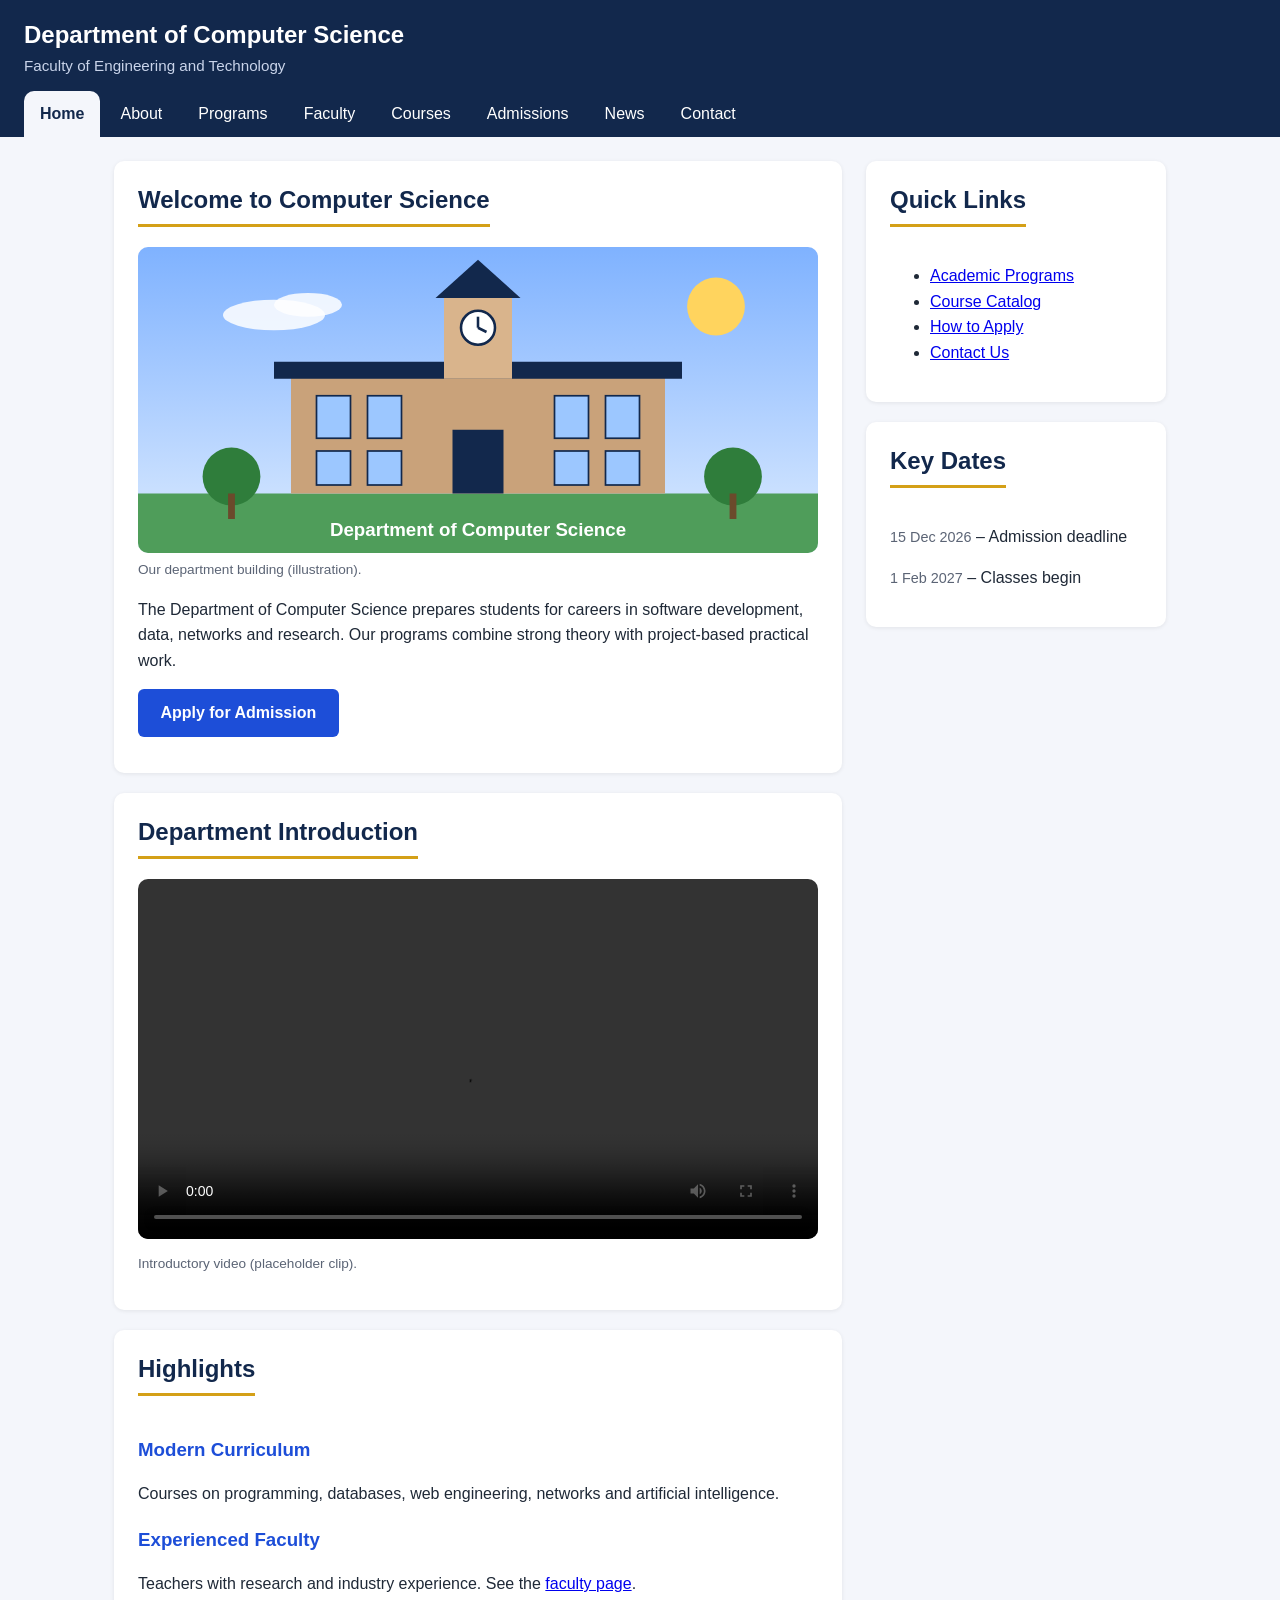
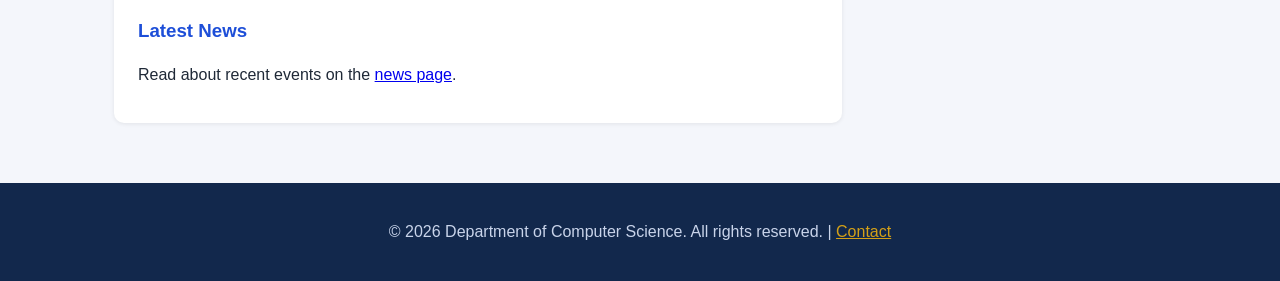
<file: index.html>
<!doctype html>
<html lang="en">
<head>
  <meta charset="utf-8">
  <meta name="viewport" content="width=device-width, initial-scale=1">
  <meta name="description" content="Department of Computer Science - programs, faculty, courses, admissions and news.">
  <title>Home | Department of Computer Science</title>
  <link rel="stylesheet" href="assets/css/style.css">
  <script type="application/ld+json">
  {
    "@context": "https://schema.org",
    "@type": "CollegeOrUniversity",
    "name": "Department of Computer Science",
    "description": "Undergraduate and graduate programs in computer science and software engineering.",
    "email": "cs@university.edu",
    "telephone": "+92-22-0000000",
    "address": {
      "@type": "PostalAddress",
      "streetAddress": "Faculty of Engineering and Technology",
      "addressLocality": "Jamshoro",
      "addressRegion": "Sindh",
      "addressCountry": "PK"
    }
  }
  </script>
</head>
<body>
  <a class="skip-link" href="#main">Skip to main content</a>

  <header class="site-header">
    <div class="brand">
      <h1>Department of Computer Science</h1>
      <p>Faculty of Engineering and Technology</p>
    </div>
    <nav aria-label="Main navigation">
      <ul>
        <li><a href="index.html" aria-current="page">Home</a></li>
        <li><a href="about.html">About</a></li>
        <li><a href="programs.html">Programs</a></li>
        <li><a href="faculty.html">Faculty</a></li>
        <li><a href="courses.html">Courses</a></li>
        <li><a href="admissions.html">Admissions</a></li>
        <li><a href="news.html">News</a></li>
        <li><a href="contact.html">Contact</a></li>
      </ul>
    </nav>
  </header>

  <div class="page-wrap">
    <main id="main">
      <section aria-labelledby="welcome">
        <h2 id="welcome">Welcome to Computer Science</h2>
        <figure>
          <img src="assets/images/campus.svg" alt="Illustration of the Computer Science building with a clock tower, trees and a blue sky" width="800" height="360">
          <figcaption>Our department building (illustration).</figcaption>
        </figure>
        <p>The Department of Computer Science prepares students for careers in software development, data, networks and research. Our programs combine strong theory with project-based practical work.</p>
        <p><a class="btn" href="admissions.html">Apply for Admission</a></p>
      </section>

      <section aria-labelledby="intro-video">
        <h2 id="intro-video">Department Introduction</h2>
        <figure>
          <video controls preload="metadata" width="640" height="360">
            <source src="assets/images/intro.mp4" type="video/mp4">
            Your browser does not support the video element.
          </video>
          <figcaption>Introductory video (placeholder clip).</figcaption>
        </figure>
      </section>

      <section aria-labelledby="highlights">
        <h2 id="highlights">Highlights</h2>
        <article>
          <h3>Modern Curriculum</h3>
          <p>Courses on programming, databases, web engineering, networks and artificial intelligence.</p>
        </article>
        <article>
          <h3>Experienced Faculty</h3>
          <p>Teachers with research and industry experience. See the <a href="faculty.html">faculty page</a>.</p>
        </article>
        <article>
          <h3>Latest News</h3>
          <p>Read about recent events on the <a href="news.html">news page</a>.</p>
        </article>
      </section>
    </main>

    <aside aria-label="Quick information">
      <section>
        <h2>Quick Links</h2>
        <ul>
          <li><a href="programs.html">Academic Programs</a></li>
          <li><a href="courses.html">Course Catalog</a></li>
          <li><a href="admissions.html">How to Apply</a></li>
          <li><a href="contact.html">Contact Us</a></li>
        </ul>
      </section>
      <section>
        <h2>Key Dates</h2>
        <p><time datetime="2026-12-15">15 Dec 2026</time> &ndash; Admission deadline</p>
        <p><time datetime="2027-02-01">1 Feb 2027</time> &ndash; Classes begin</p>
      </section>
    </aside>
  </div>

  <footer class="site-footer">
    <p>&copy; 2026 Department of Computer Science. All rights reserved. | <a href="contact.html">Contact</a></p>
  </footer>
</body>
</html>
</file>
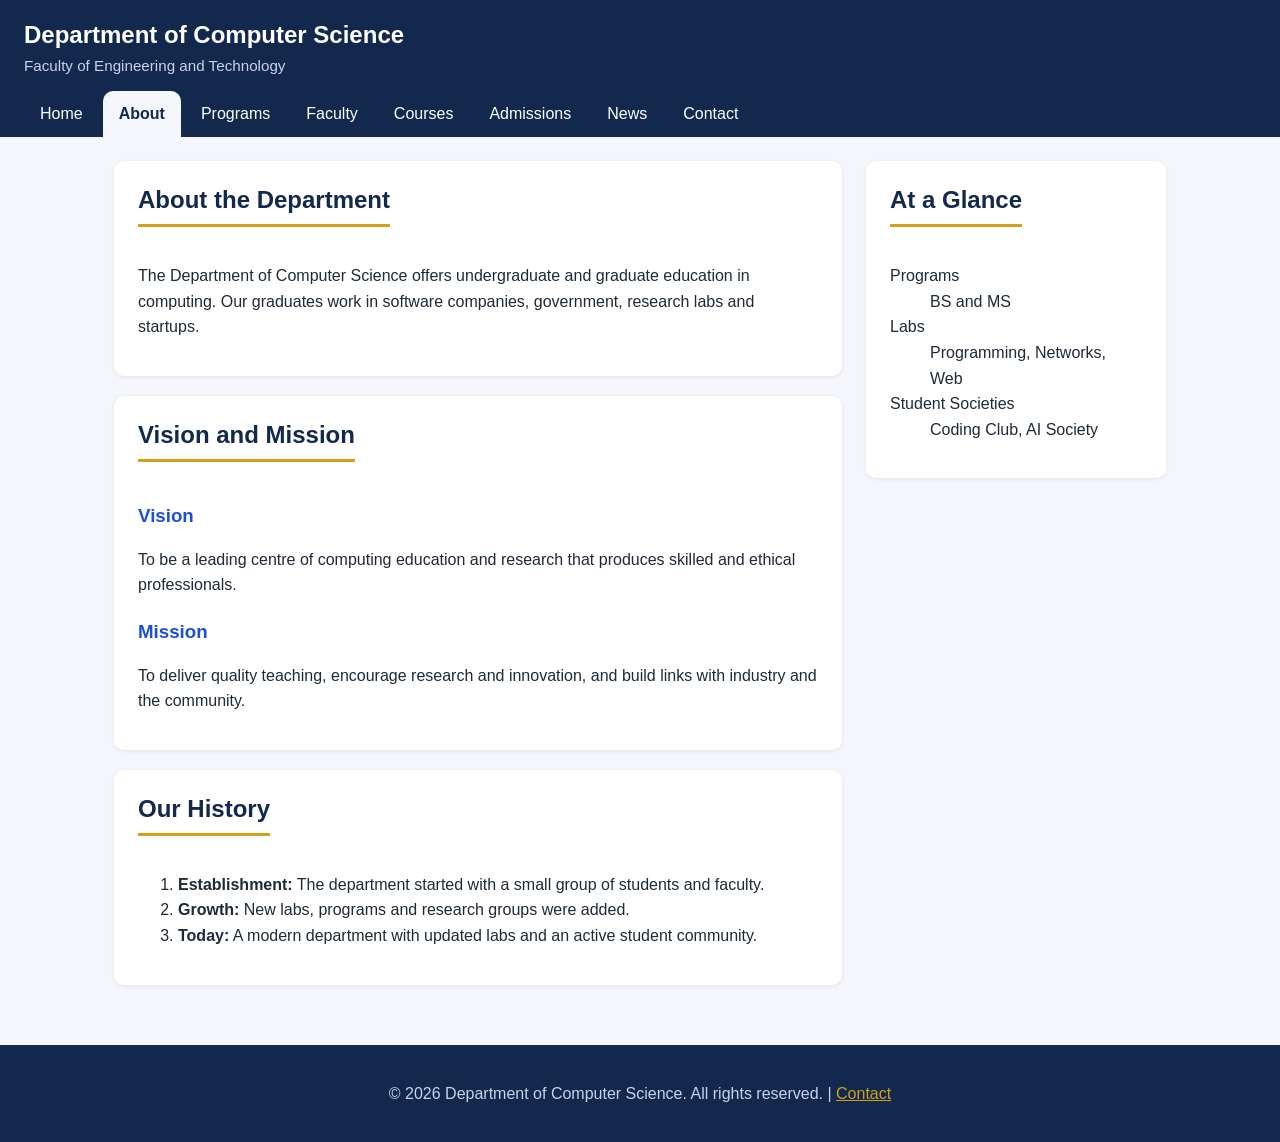
<file: about.html>
<!doctype html>
<html lang="en">
<head>
  <meta charset="utf-8">
  <meta name="viewport" content="width=device-width, initial-scale=1">
  <meta name="description" content="About the Department of Computer Science: vision, mission and history.">
  <title>About | Department of Computer Science</title>
  <link rel="stylesheet" href="assets/css/style.css">
</head>
<body>
  <a class="skip-link" href="#main">Skip to main content</a>

  <header class="site-header">
    <div class="brand">
      <h1>Department of Computer Science</h1>
      <p>Faculty of Engineering and Technology</p>
    </div>
    <nav aria-label="Main navigation">
      <ul>
        <li><a href="index.html">Home</a></li>
        <li><a href="about.html" aria-current="page">About</a></li>
        <li><a href="programs.html">Programs</a></li>
        <li><a href="faculty.html">Faculty</a></li>
        <li><a href="courses.html">Courses</a></li>
        <li><a href="admissions.html">Admissions</a></li>
        <li><a href="news.html">News</a></li>
        <li><a href="contact.html">Contact</a></li>
      </ul>
    </nav>
  </header>

  <div class="page-wrap">
    <main id="main">
      <section aria-labelledby="who">
        <h2 id="who">About the Department</h2>
        <p>The Department of Computer Science offers undergraduate and graduate education in computing. Our graduates work in software companies, government, research labs and startups.</p>
      </section>

      <section aria-labelledby="vision">
        <h2 id="vision">Vision and Mission</h2>
        <article>
          <h3>Vision</h3>
          <p>To be a leading centre of computing education and research that produces skilled and ethical professionals.</p>
        </article>
        <article>
          <h3>Mission</h3>
          <p>To deliver quality teaching, encourage research and innovation, and build links with industry and the community.</p>
        </article>
      </section>

      <section aria-labelledby="history">
        <h2 id="history">Our History</h2>
        <ol>
          <li><strong>Establishment:</strong> The department started with a small group of students and faculty.</li>
          <li><strong>Growth:</strong> New labs, programs and research groups were added.</li>
          <li><strong>Today:</strong> A modern department with updated labs and an active student community.</li>
        </ol>
      </section>
    </main>

    <aside aria-label="Department facts">
      <section>
        <h2>At a Glance</h2>
        <dl>
          <dt>Programs</dt><dd>BS and MS</dd>
          <dt>Labs</dt><dd>Programming, Networks, Web</dd>
          <dt>Student Societies</dt><dd>Coding Club, AI Society</dd>
        </dl>
      </section>
    </aside>
  </div>

  <footer class="site-footer">
    <p>&copy; 2026 Department of Computer Science. All rights reserved. | <a href="contact.html">Contact</a></p>
  </footer>
</body>
</html>
</file>
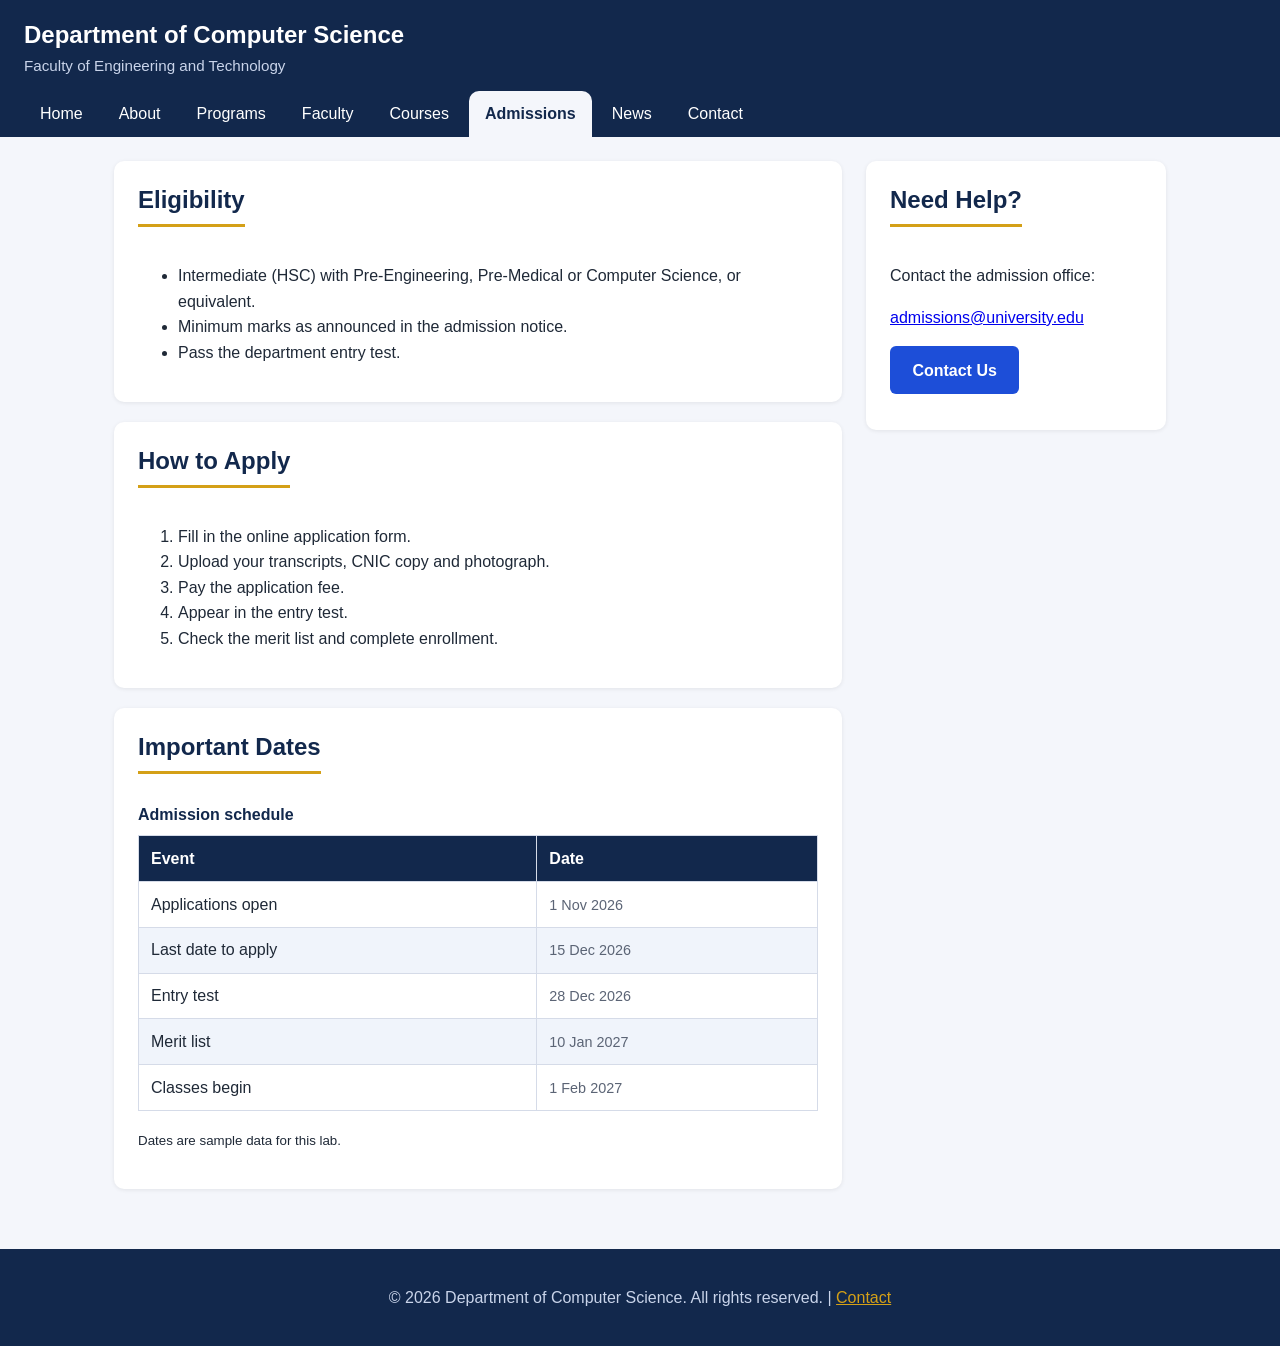
<file: admissions.html>
<!doctype html>
<html lang="en">
<head>
  <meta charset="utf-8">
  <meta name="viewport" content="width=device-width, initial-scale=1">
  <meta name="description" content="Admission requirements and process for the Department of Computer Science.">
  <title>Admissions | Department of Computer Science</title>
  <link rel="stylesheet" href="assets/css/style.css">
</head>
<body>
  <a class="skip-link" href="#main">Skip to main content</a>

  <header class="site-header">
    <div class="brand">
      <h1>Department of Computer Science</h1>
      <p>Faculty of Engineering and Technology</p>
    </div>
    <nav aria-label="Main navigation">
      <ul>
        <li><a href="index.html">Home</a></li>
        <li><a href="about.html">About</a></li>
        <li><a href="programs.html">Programs</a></li>
        <li><a href="faculty.html">Faculty</a></li>
        <li><a href="courses.html">Courses</a></li>
        <li><a href="admissions.html" aria-current="page">Admissions</a></li>
        <li><a href="news.html">News</a></li>
        <li><a href="contact.html">Contact</a></li>
      </ul>
    </nav>
  </header>

  <div class="page-wrap">
    <main id="main">
      <section aria-labelledby="eligibility">
        <h2 id="eligibility">Eligibility</h2>
        <ul>
          <li>Intermediate (HSC) with Pre-Engineering, Pre-Medical or Computer Science, or equivalent.</li>
          <li>Minimum marks as announced in the admission notice.</li>
          <li>Pass the department entry test.</li>
        </ul>
      </section>

      <section aria-labelledby="process">
        <h2 id="process">How to Apply</h2>
        <ol>
          <li>Fill in the online application form.</li>
          <li>Upload your transcripts, CNIC copy and photograph.</li>
          <li>Pay the application fee.</li>
          <li>Appear in the entry test.</li>
          <li>Check the merit list and complete enrollment.</li>
        </ol>
      </section>

      <section aria-labelledby="dates">
        <h2 id="dates">Important Dates</h2>
        <div class="table-wrap">
          <table>
            <caption>Admission schedule</caption>
            <thead><tr><th scope="col">Event</th><th scope="col">Date</th></tr></thead>
            <tbody>
              <tr><td>Applications open</td><td><time datetime="2026-11-01">1 Nov 2026</time></td></tr>
              <tr><td>Last date to apply</td><td><time datetime="2026-12-15">15 Dec 2026</time></td></tr>
              <tr><td>Entry test</td><td><time datetime="2026-12-28">28 Dec 2026</time></td></tr>
              <tr><td>Merit list</td><td><time datetime="2027-01-10">10 Jan 2027</time></td></tr>
              <tr><td>Classes begin</td><td><time datetime="2027-02-01">1 Feb 2027</time></td></tr>
            </tbody>
          </table>
        </div>
        <p><small>Dates are sample data for this lab.</small></p>
      </section>
    </main>

    <aside aria-label="Admission help">
      <section>
        <h2>Need Help?</h2>
        <p>Contact the admission office:</p>
        <p><a href="mailto:admissions@university.edu">admissions@university.edu</a></p>
        <p><a class="btn" href="contact.html">Contact Us</a></p>
      </section>
    </aside>
  </div>

  <footer class="site-footer">
    <p>&copy; 2026 Department of Computer Science. All rights reserved. | <a href="contact.html">Contact</a></p>
  </footer>
</body>
</html>
</file>
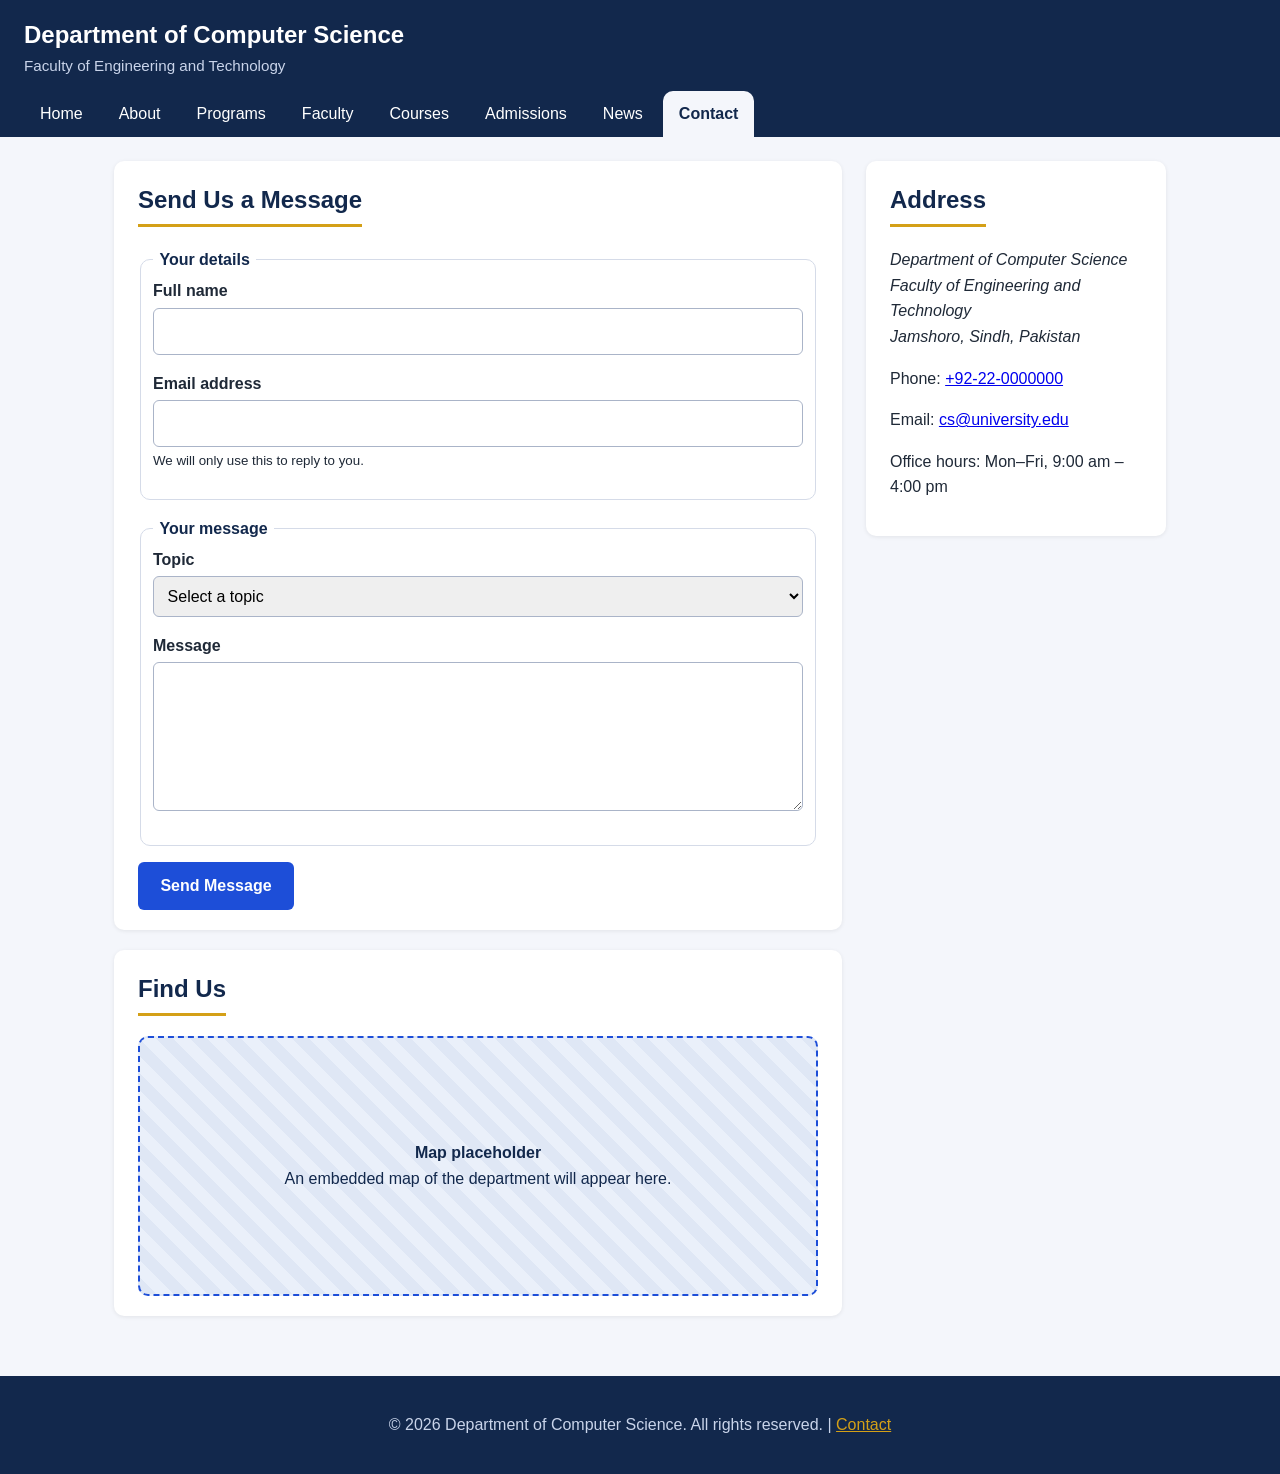
<file: contact.html>
<!doctype html>
<html lang="en">
<head>
  <meta charset="utf-8">
  <meta name="viewport" content="width=device-width, initial-scale=1">
  <meta name="description" content="Contact the Department of Computer Science.">
  <title>Contact | Department of Computer Science</title>
  <link rel="stylesheet" href="assets/css/style.css">
</head>
<body>
  <a class="skip-link" href="#main">Skip to main content</a>

  <header class="site-header">
    <div class="brand">
      <h1>Department of Computer Science</h1>
      <p>Faculty of Engineering and Technology</p>
    </div>
    <nav aria-label="Main navigation">
      <ul>
        <li><a href="index.html">Home</a></li>
        <li><a href="about.html">About</a></li>
        <li><a href="programs.html">Programs</a></li>
        <li><a href="faculty.html">Faculty</a></li>
        <li><a href="courses.html">Courses</a></li>
        <li><a href="admissions.html">Admissions</a></li>
        <li><a href="news.html">News</a></li>
        <li><a href="contact.html" aria-current="page">Contact</a></li>
      </ul>
    </nav>
  </header>

  <div class="page-wrap">
    <main id="main">
      <section aria-labelledby="send">
        <h2 id="send">Send Us a Message</h2>

        <!-- Status message shown after a successful (client-side) submission -->
        <p id="form-status" role="status" aria-live="polite" style="display:none; color: green; font-weight: bold;">
          Thank you! Your message has been received (demo). We will get back to you soon.
        </p>

        <form id="contact-form" action="#" method="post">
          <fieldset>
            <legend>Your details</legend>
            <div class="field">
              <label for="name">Full name</label>
              <input id="name" name="name" type="text" required autocomplete="name">
            </div>
            <div class="field">
              <label for="email">Email address</label>
              <input id="email" name="email" type="email" required autocomplete="email" aria-describedby="email-help">
              <small id="email-help">We will only use this to reply to you.</small>
            </div>
          </fieldset>

          <fieldset>
            <legend>Your message</legend>
            <div class="field">
              <label for="topic">Topic</label>
              <select id="topic" name="topic" required>
                <option value="">Select a topic</option>
                <option>Admissions</option>
                <option>Courses</option>
                <option>Faculty</option>
                <option>Other</option>
              </select>
            </div>
            <div class="field">
              <label for="message">Message</label>
              <textarea id="message" name="message" rows="5" minlength="10" required></textarea>
            </div>
          </fieldset>

          <button type="submit">Send Message</button>
        </form>
      </section>

      <section aria-labelledby="map">
        <h2 id="map">Find Us</h2>
        <div class="map-placeholder" role="img" aria-label="Map placeholder showing the department location">
          <p><strong>Map placeholder</strong><br>An embedded map of the department will appear here.</p>
        </div>
      </section>
    </main>

    <aside aria-label="Contact details">
      <section>
        <h2>Address</h2>
        <address>
          Department of Computer Science<br>
          Faculty of Engineering and Technology<br>
          Jamshoro, Sindh, Pakistan
        </address>
        <p>Phone: <a href="tel:+92220000000">+92-22-0000000</a></p>
        <p>Email: <a href="mailto:cs@university.edu">cs@university.edu</a></p>
        <p>Office hours: Mon&ndash;Fri, 9:00 am &ndash; 4:00 pm</p>
      </section>
    </aside>
  </div>

  <footer class="site-footer">
    <p>&copy; 2026 Department of Computer Science. All rights reserved. | <a href="contact.html">Contact</a></p>
  </footer>

  <script>
    (function () {
      const form = document.getElementById('contact-form');
      const status = document.getElementById('form-status');

      form.addEventListener('submit', function (event) {
        // Stop the browser from navigating / POSTing to the same URL
        event.preventDefault();

        // Native validation already passed because the submit event fires only
        // after required fields are valid. Show a confirmation message.
        status.style.display = 'block';

        // Optional: reset the form and hide it
        form.reset();
        // form.style.display = 'none'; // uncomment if you want the form hidden
      });
    })();
  </script>
</body>
</html>
</file>
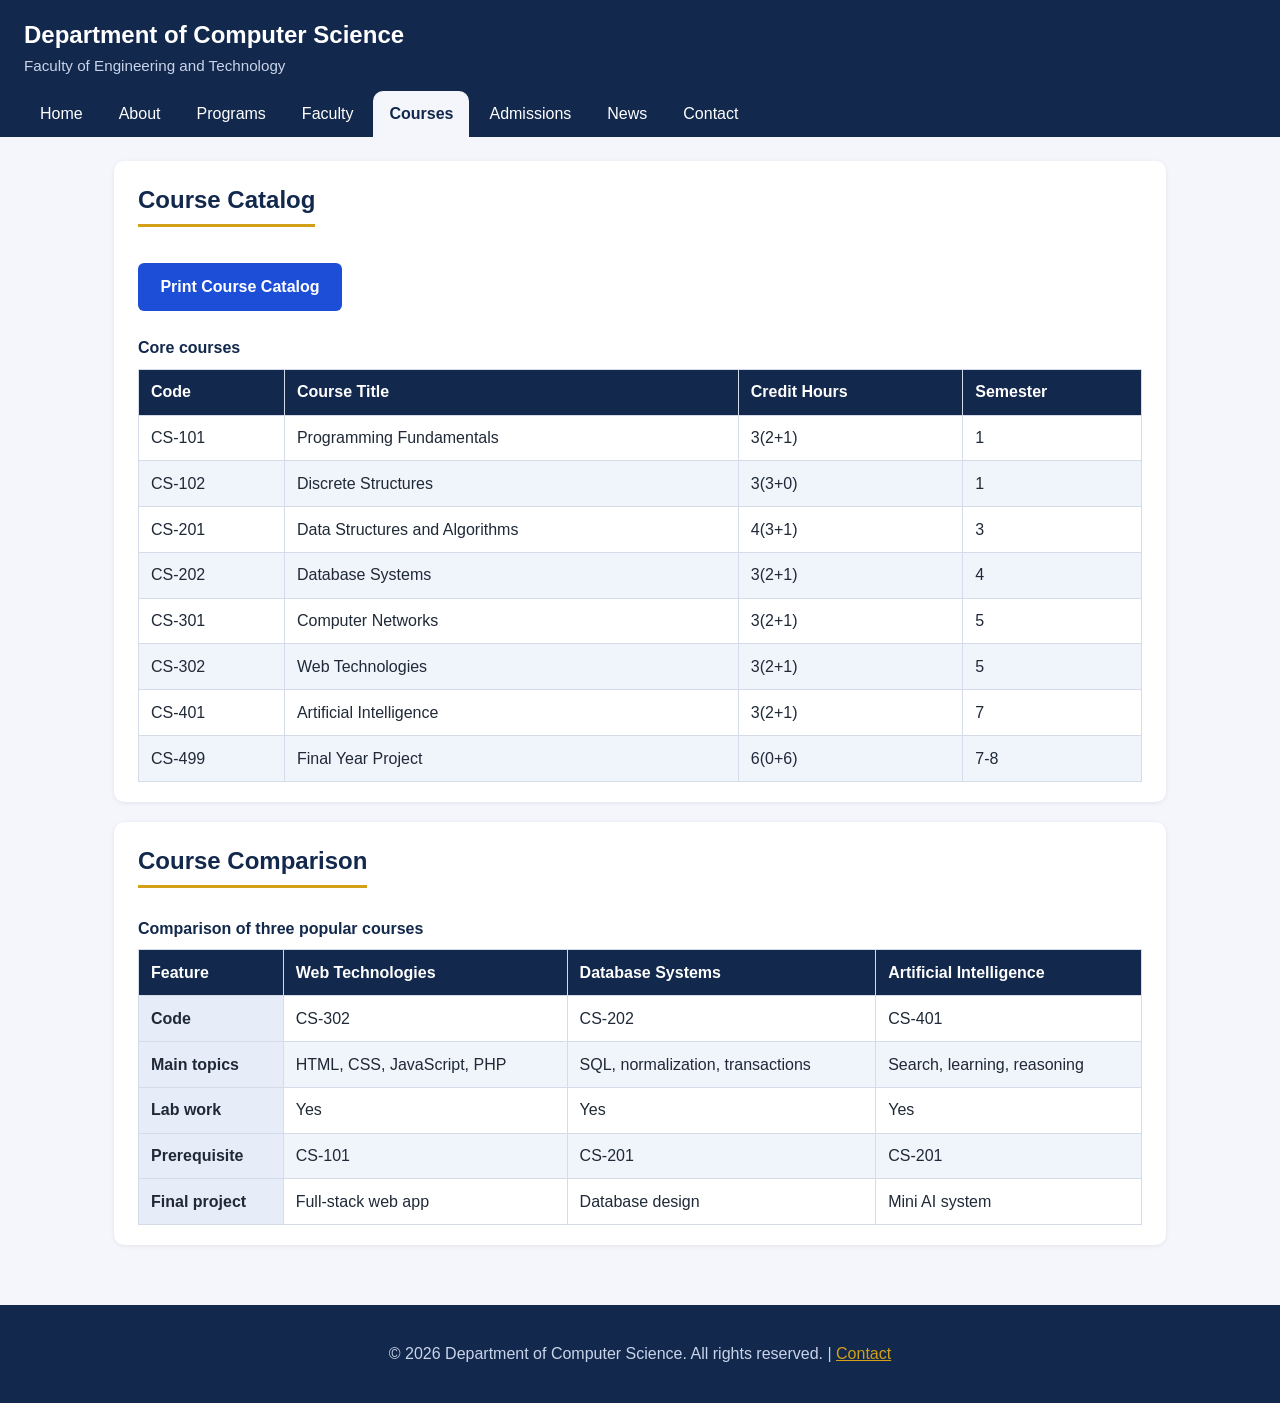
<file: courses.html>
<!doctype html>
<html lang="en">
<head>
  <meta charset="utf-8">
  <meta name="viewport" content="width=device-width, initial-scale=1">
  <meta name="description" content="Course catalog of the Department of Computer Science. Printable.">
  <title>Courses | Department of Computer Science</title>
  <link rel="stylesheet" href="assets/css/style.css">
</head>
<body>
  <a class="skip-link" href="#main">Skip to main content</a>

  <header class="site-header">
    <div class="brand">
      <h1>Department of Computer Science</h1>
      <p>Faculty of Engineering and Technology</p>
    </div>
    <nav aria-label="Main navigation">
      <ul>
        <li><a href="index.html">Home</a></li>
        <li><a href="about.html">About</a></li>
        <li><a href="programs.html">Programs</a></li>
        <li><a href="faculty.html">Faculty</a></li>
        <li><a href="courses.html" aria-current="page">Courses</a></li>
        <li><a href="admissions.html">Admissions</a></li>
        <li><a href="news.html">News</a></li>
        <li><a href="contact.html">Contact</a></li>
      </ul>
    </nav>
  </header>

  <div class="page-wrap single">
    <main id="main">
      <section aria-labelledby="catalog">
        <h2 id="catalog">Course Catalog</h2>
        <p class="no-print"><button type="button" onclick="window.print()">Print Course Catalog</button></p>
        <div class="table-wrap">
          <table>
            <caption>Core courses</caption>
            <thead>
              <tr><th scope="col">Code</th><th scope="col">Course Title</th><th scope="col">Credit Hours</th><th scope="col">Semester</th></tr>
            </thead>
            <tbody>
              <tr><td>CS-101</td><td>Programming Fundamentals</td><td>3(2+1)</td><td>1</td></tr>
              <tr><td>CS-102</td><td>Discrete Structures</td><td>3(3+0)</td><td>1</td></tr>
              <tr><td>CS-201</td><td>Data Structures and Algorithms</td><td>4(3+1)</td><td>3</td></tr>
              <tr><td>CS-202</td><td>Database Systems</td><td>3(2+1)</td><td>4</td></tr>
              <tr><td>CS-301</td><td>Computer Networks</td><td>3(2+1)</td><td>5</td></tr>
              <tr><td>CS-302</td><td>Web Technologies</td><td>3(2+1)</td><td>5</td></tr>
              <tr><td>CS-401</td><td>Artificial Intelligence</td><td>3(2+1)</td><td>7</td></tr>
              <tr><td>CS-499</td><td>Final Year Project</td><td>6(0+6)</td><td>7-8</td></tr>
            </tbody>
          </table>
        </div>
      </section>

      <section aria-labelledby="compare">
        <h2 id="compare">Course Comparison</h2>
        <div class="table-wrap">
          <table>
            <caption>Comparison of three popular courses</caption>
            <thead>
              <tr><th scope="col">Feature</th><th scope="col">Web Technologies</th><th scope="col">Database Systems</th><th scope="col">Artificial Intelligence</th></tr>
            </thead>
            <tbody>
              <tr><th scope="row">Code</th><td>CS-302</td><td>CS-202</td><td>CS-401</td></tr>
              <tr><th scope="row">Main topics</th><td>HTML, CSS, JavaScript, PHP</td><td>SQL, normalization, transactions</td><td>Search, learning, reasoning</td></tr>
              <tr><th scope="row">Lab work</th><td>Yes</td><td>Yes</td><td>Yes</td></tr>
              <tr><th scope="row">Prerequisite</th><td>CS-101</td><td>CS-201</td><td>CS-201</td></tr>
              <tr><th scope="row">Final project</th><td>Full-stack web app</td><td>Database design</td><td>Mini AI system</td></tr>
            </tbody>
          </table>
        </div>
      </section>
    </main>
  </div>

  <footer class="site-footer">
    <p>&copy; 2026 Department of Computer Science. All rights reserved. | <a href="contact.html">Contact</a></p>
  </footer>
</body>
</html>
</file>
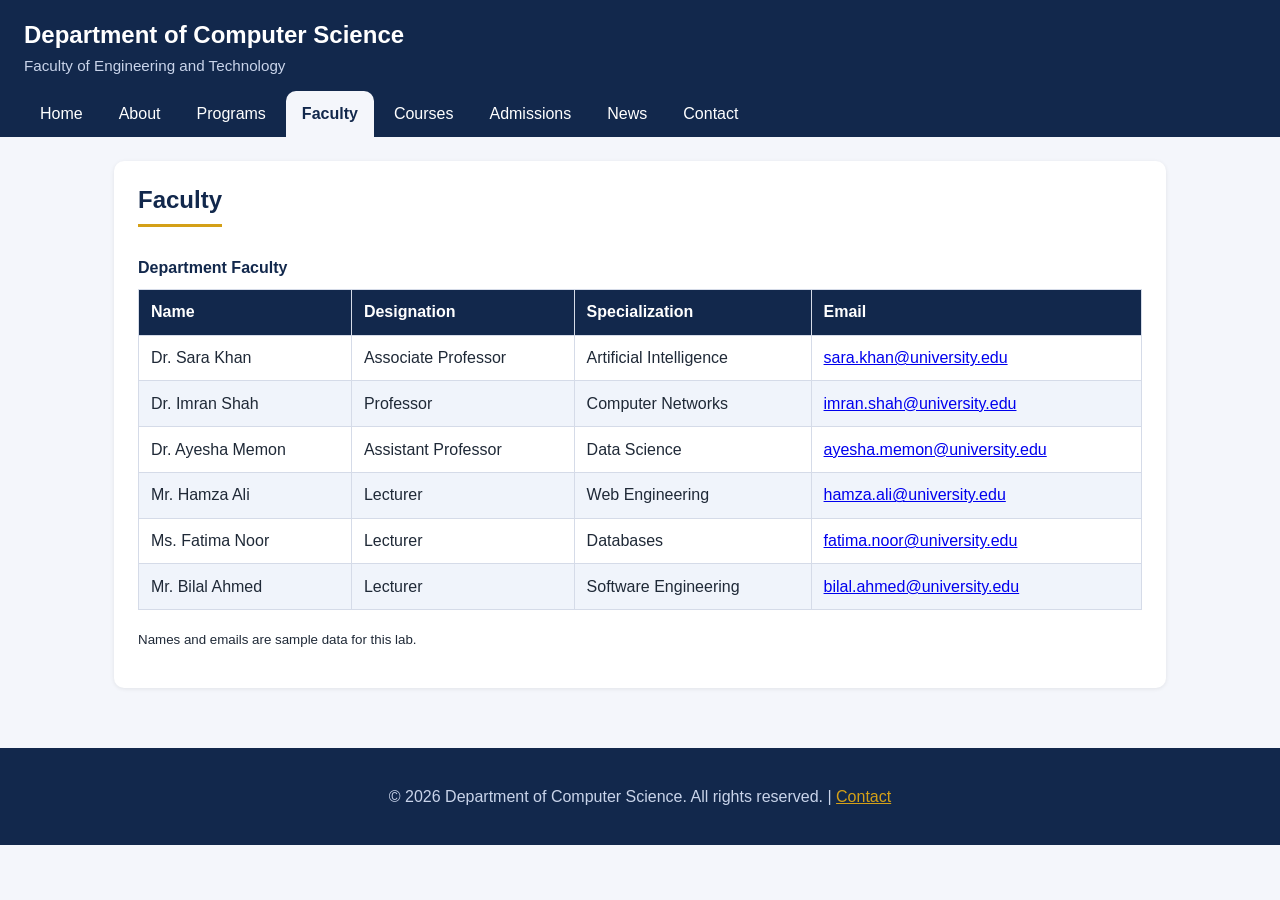
<file: faculty.html>
<!doctype html>
<html lang="en">
<head>
  <meta charset="utf-8">
  <meta name="viewport" content="width=device-width, initial-scale=1">
  <meta name="description" content="Faculty members of the Department of Computer Science.">
  <title>Faculty | Department of Computer Science</title>
  <link rel="stylesheet" href="assets/css/style.css">
</head>
<body>
  <a class="skip-link" href="#main">Skip to main content</a>

  <header class="site-header">
    <div class="brand">
      <h1>Department of Computer Science</h1>
      <p>Faculty of Engineering and Technology</p>
    </div>
    <nav aria-label="Main navigation">
      <ul>
        <li><a href="index.html">Home</a></li>
        <li><a href="about.html">About</a></li>
        <li><a href="programs.html">Programs</a></li>
        <li><a href="faculty.html" aria-current="page">Faculty</a></li>
        <li><a href="courses.html">Courses</a></li>
        <li><a href="admissions.html">Admissions</a></li>
        <li><a href="news.html">News</a></li>
        <li><a href="contact.html">Contact</a></li>
      </ul>
    </nav>
  </header>

  <div class="page-wrap single">
    <main id="main">
      <section aria-labelledby="faculty">
        <h2 id="faculty">Faculty</h2>
        <div class="table-wrap">
          <table>
            <caption>Department Faculty</caption>
            <thead>
              <tr><th scope="col">Name</th><th scope="col">Designation</th><th scope="col">Specialization</th><th scope="col">Email</th></tr>
            </thead>
            <tbody>
              <tr><td>Dr. Sara Khan</td><td>Associate Professor</td><td>Artificial Intelligence</td><td><a href="mailto:sara.khan@university.edu">sara.khan@university.edu</a></td></tr>
              <tr><td>Dr. Imran Shah</td><td>Professor</td><td>Computer Networks</td><td><a href="mailto:imran.shah@university.edu">imran.shah@university.edu</a></td></tr>
              <tr><td>Dr. Ayesha Memon</td><td>Assistant Professor</td><td>Data Science</td><td><a href="mailto:ayesha.memon@university.edu">ayesha.memon@university.edu</a></td></tr>
              <tr><td>Mr. Hamza Ali</td><td>Lecturer</td><td>Web Engineering</td><td><a href="mailto:hamza.ali@university.edu">hamza.ali@university.edu</a></td></tr>
              <tr><td>Ms. Fatima Noor</td><td>Lecturer</td><td>Databases</td><td><a href="mailto:fatima.noor@university.edu">fatima.noor@university.edu</a></td></tr>
              <tr><td>Mr. Bilal Ahmed</td><td>Lecturer</td><td>Software Engineering</td><td><a href="mailto:bilal.ahmed@university.edu">bilal.ahmed@university.edu</a></td></tr>
            </tbody>
          </table>
        </div>
        <p><small>Names and emails are sample data for this lab.</small></p>
      </section>
    </main>
  </div>

  <footer class="site-footer">
    <p>&copy; 2026 Department of Computer Science. All rights reserved. | <a href="contact.html">Contact</a></p>
  </footer>
</body>
</html>
</file>
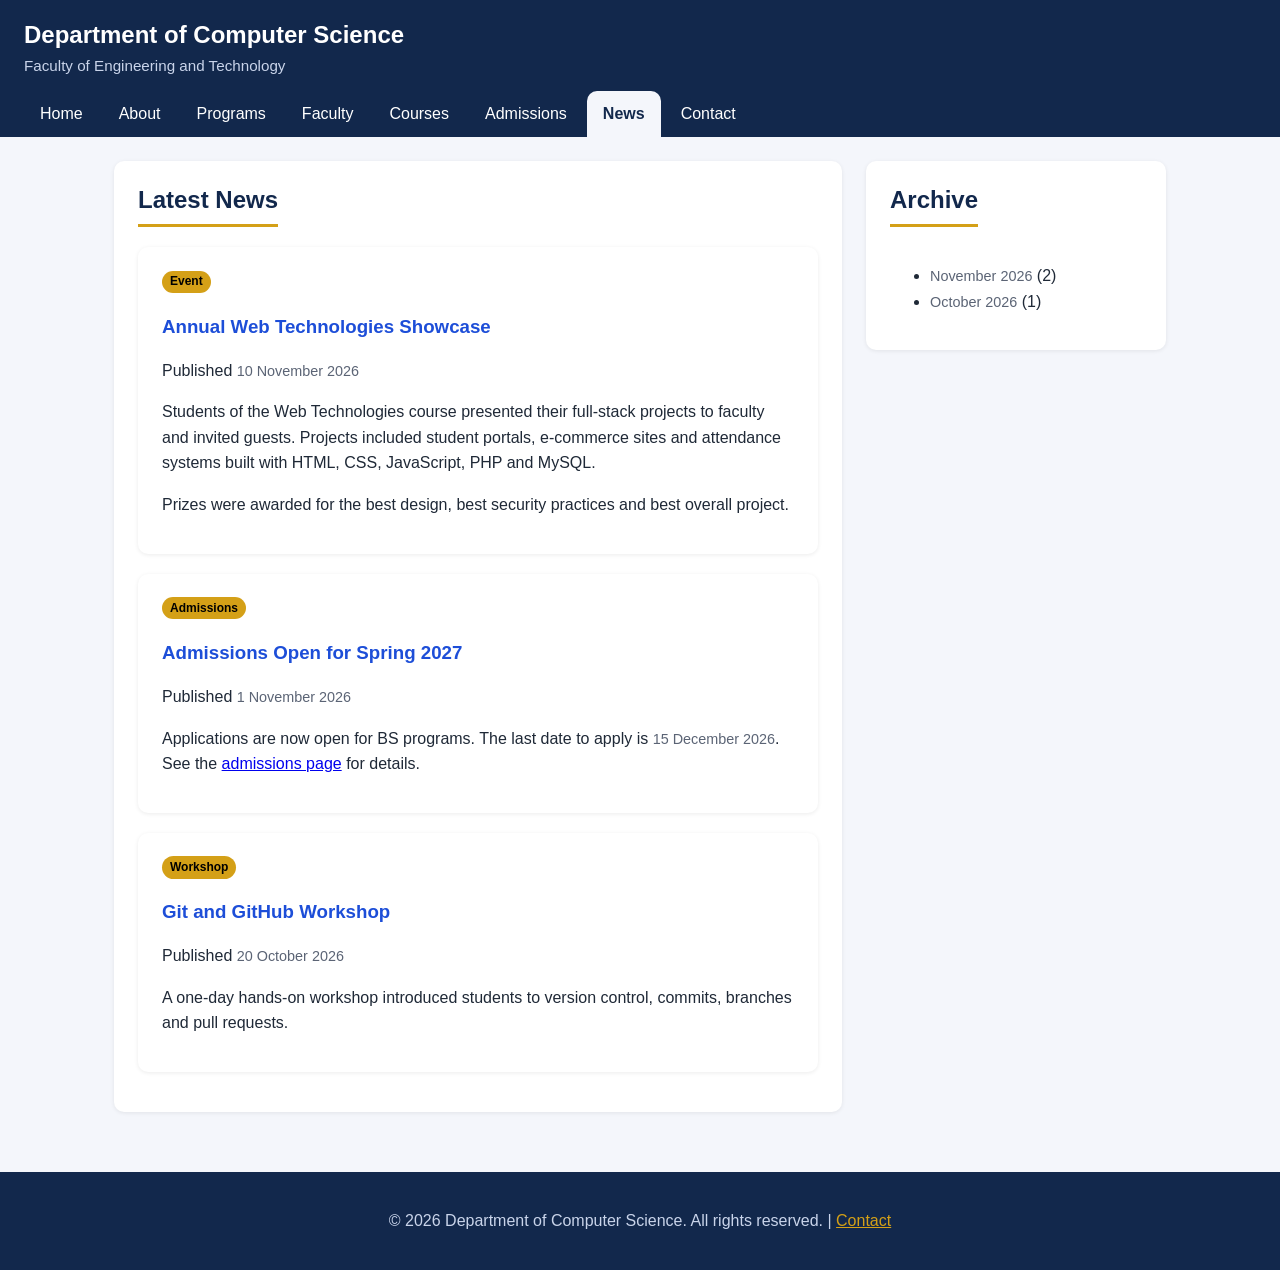
<file: news.html>
<!doctype html>
<html lang="en">
<head>
  <meta charset="utf-8">
  <meta name="viewport" content="width=device-width, initial-scale=1">
  <meta name="description" content="Latest news and events from the Department of Computer Science.">
  <title>News | Department of Computer Science</title>
  <link rel="stylesheet" href="assets/css/style.css">
</head>
<body>
  <a class="skip-link" href="#main">Skip to main content</a>

  <header class="site-header">
    <div class="brand">
      <h1>Department of Computer Science</h1>
      <p>Faculty of Engineering and Technology</p>
    </div>
    <nav aria-label="Main navigation">
      <ul>
        <li><a href="index.html">Home</a></li>
        <li><a href="about.html">About</a></li>
        <li><a href="programs.html">Programs</a></li>
        <li><a href="faculty.html">Faculty</a></li>
        <li><a href="courses.html">Courses</a></li>
        <li><a href="admissions.html">Admissions</a></li>
        <li><a href="news.html" aria-current="page">News</a></li>
        <li><a href="contact.html">Contact</a></li>
      </ul>
    </nav>
  </header>

  <div class="page-wrap">
    <main id="main">
      <section aria-labelledby="latest">
        <h2 id="latest">Latest News</h2>

        <article class="card">
          <header>
            <span class="tag">Event</span>
            <h3>Annual Web Technologies Showcase</h3>
            <p>Published <time datetime="2026-11-10">10 November 2026</time></p>
          </header>
          <p>Students of the Web Technologies course presented their full-stack projects to faculty and invited guests. Projects included student portals, e-commerce sites and attendance systems built with HTML, CSS, JavaScript, PHP and MySQL.</p>
          <p>Prizes were awarded for the best design, best security practices and best overall project.</p>
        </article>

        <article class="card">
          <header>
            <span class="tag">Admissions</span>
            <h3>Admissions Open for Spring 2027</h3>
            <p>Published <time datetime="2026-11-01">1 November 2026</time></p>
          </header>
          <p>Applications are now open for BS programs. The last date to apply is <time datetime="2026-12-15">15 December 2026</time>. See the <a href="admissions.html">admissions page</a> for details.</p>
        </article>

        <article class="card">
          <header>
            <span class="tag">Workshop</span>
            <h3>Git and GitHub Workshop</h3>
            <p>Published <time datetime="2026-10-20">20 October 2026</time></p>
          </header>
          <p>A one-day hands-on workshop introduced students to version control, commits, branches and pull requests.</p>
        </article>
      </section>
    </main>

    <aside aria-label="News archive">
      <section>
        <h2>Archive</h2>
        <ul>
          <li><time datetime="2026-11">November 2026</time> (2)</li>
          <li><time datetime="2026-10">October 2026</time> (1)</li>
        </ul>
      </section>
    </aside>
  </div>

  <footer class="site-footer">
    <p>&copy; 2026 Department of Computer Science. All rights reserved. | <a href="contact.html">Contact</a></p>
  </footer>
</body>
</html>
</file>
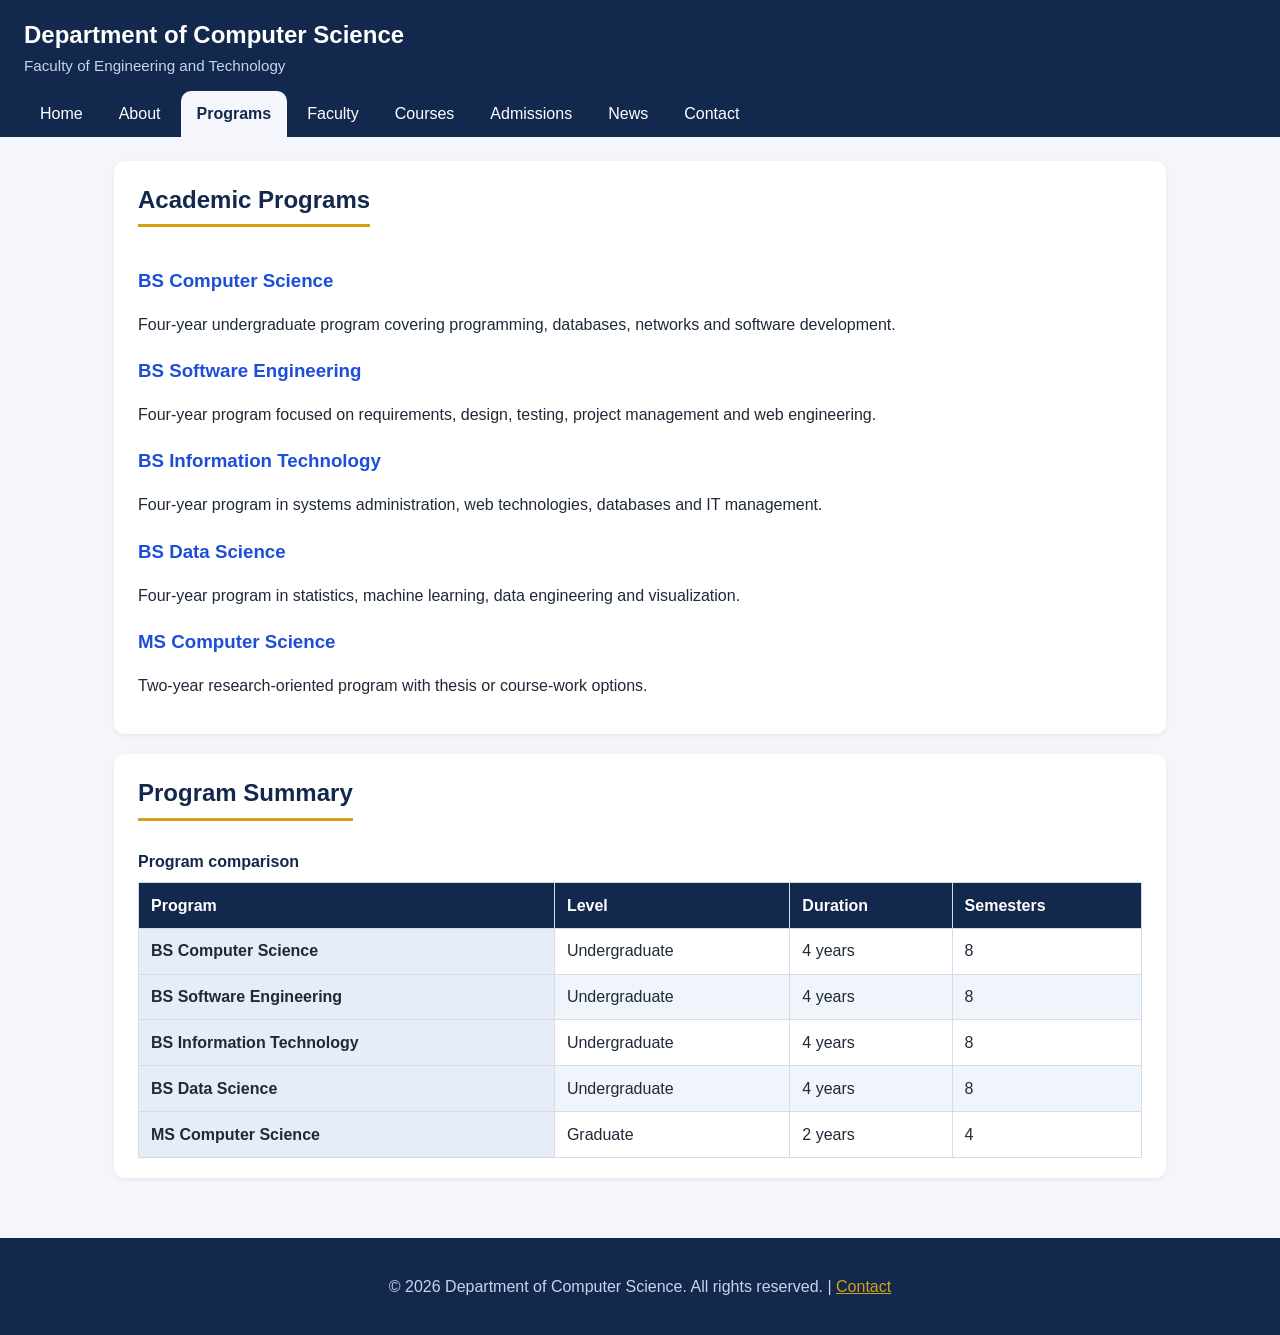
<file: programs.html>
<!doctype html>
<html lang="en">
<head>
  <meta charset="utf-8">
  <meta name="viewport" content="width=device-width, initial-scale=1">
  <meta name="description" content="Academic programs offered by the Department of Computer Science.">
  <title>Programs | Department of Computer Science</title>
  <link rel="stylesheet" href="assets/css/style.css">
</head>
<body>
  <a class="skip-link" href="#main">Skip to main content</a>

  <header class="site-header">
    <div class="brand">
      <h1>Department of Computer Science</h1>
      <p>Faculty of Engineering and Technology</p>
    </div>
    <nav aria-label="Main navigation">
      <ul>
        <li><a href="index.html">Home</a></li>
        <li><a href="about.html">About</a></li>
        <li><a href="programs.html" aria-current="page">Programs</a></li>
        <li><a href="faculty.html">Faculty</a></li>
        <li><a href="courses.html">Courses</a></li>
        <li><a href="admissions.html">Admissions</a></li>
        <li><a href="news.html">News</a></li>
        <li><a href="contact.html">Contact</a></li>
      </ul>
    </nav>
  </header>

  <div class="page-wrap single">
    <main id="main">
      <section aria-labelledby="programs">
        <h2 id="programs">Academic Programs</h2>
        <article>
          <h3>BS Computer Science</h3>
          <p>Four-year undergraduate program covering programming, databases, networks and software development.</p>
        </article>
        <article>
          <h3>BS Software Engineering</h3>
          <p>Four-year program focused on requirements, design, testing, project management and web engineering.</p>
        </article>
        <article>
          <h3>BS Information Technology</h3>
          <p>Four-year program in systems administration, web technologies, databases and IT management.</p>
        </article>
        <article>
          <h3>BS Data Science</h3>
          <p>Four-year program in statistics, machine learning, data engineering and visualization.</p>
        </article>
        <article>
          <h3>MS Computer Science</h3>
          <p>Two-year research-oriented program with thesis or course-work options.</p>
        </article>
      </section>

      <section aria-labelledby="compare">
        <h2 id="compare">Program Summary</h2>
        <div class="table-wrap">
          <table>
            <caption>Program comparison</caption>
            <thead>
              <tr><th scope="col">Program</th><th scope="col">Level</th><th scope="col">Duration</th><th scope="col">Semesters</th></tr>
            </thead>
            <tbody>
              <tr><th scope="row">BS Computer Science</th><td>Undergraduate</td><td>4 years</td><td>8</td></tr>
              <tr><th scope="row">BS Software Engineering</th><td>Undergraduate</td><td>4 years</td><td>8</td></tr>
              <tr><th scope="row">BS Information Technology</th><td>Undergraduate</td><td>4 years</td><td>8</td></tr>
              <tr><th scope="row">BS Data Science</th><td>Undergraduate</td><td>4 years</td><td>8</td></tr>
              <tr><th scope="row">MS Computer Science</th><td>Graduate</td><td>2 years</td><td>4</td></tr>
            </tbody>
          </table>
        </div>
      </section>
    </main>
  </div>

  <footer class="site-footer">
    <p>&copy; 2026 Department of Computer Science. All rights reserved. | <a href="contact.html">Contact</a></p>
  </footer>
</body>
</html>
</file>
<file: assets/css/style.css>
/* ===== Department of Computer Science - shared stylesheet ===== */
:root {
  --navy: #12284c;
  --blue: #1d4ed8;
  --gold: #d4a017;
  --light: #f4f6fb;
  --text: #1f2937;
  --muted: #5b6475;
  --white: #ffffff;
  --radius: 10px;
}

* { box-sizing: border-box; }

body {
  margin: 0;
  font-family: "Segoe UI", Roboto, Arial, sans-serif;
  line-height: 1.6;
  color: var(--text);
  background: var(--light);
}

/* Skip navigation (accessibility) */
.skip-link {
  position: absolute;
  left: -999px;
  top: 0;
  background: var(--gold);
  color: #000;
  padding: .6rem 1rem;
  z-index: 100;
  font-weight: 600;
}
.skip-link:focus { left: 0; }

/* Accessible focus states */
a:focus-visible, button:focus-visible, input:focus-visible,
select:focus-visible, textarea:focus-visible {
  outline: 3px solid var(--gold);
  outline-offset: 2px;
}

/* Header + navigation */
header.site-header {
  background: var(--navy);
  color: var(--white);
  padding: 1rem 1.5rem 0;
}
.site-header .brand h1 { margin: 0; font-size: 1.5rem; }
.site-header .brand p  { margin: 0 0 .75rem; color: #c9d4ea; font-size: .95rem; }

nav ul {
  list-style: none;
  margin: 0;
  padding: 0;
  display: flex;
  flex-wrap: wrap;
  gap: .25rem;
}
nav a {
  display: block;
  padding: .65rem 1rem;
  color: var(--white);
  text-decoration: none;
  border-radius: var(--radius) var(--radius) 0 0;
}
nav a:hover { background: rgba(255,255,255,.15); }
nav a[aria-current="page"] { background: var(--light); color: var(--navy); font-weight: 700; }

/* Layout */
.page-wrap {
  max-width: 1100px;
  margin: 0 auto;
  padding: 1.5rem;
  display: grid;
  grid-template-columns: 1fr 300px;
  gap: 1.5rem;
}
.page-wrap.single { grid-template-columns: 1fr; }
@media (max-width: 800px) { .page-wrap { grid-template-columns: 1fr; } }

main section, aside section, article.card, .card {
  background: var(--white);
  padding: 1.25rem 1.5rem;
  border-radius: var(--radius);
  margin-bottom: 1.25rem;
  box-shadow: 0 1px 4px rgba(0,0,0,.08);
}
h2 { color: var(--navy); margin-top: 0; border-bottom: 3px solid var(--gold); padding-bottom: .3rem; display: inline-block; }
h3 { color: var(--blue); margin-bottom: .25rem; }

figure { margin: 0 0 1rem; }
figure img, .hero-img { width: 100%; height: auto; border-radius: var(--radius); display: block; }
figcaption { font-size: .85rem; color: var(--muted); margin-top: .35rem; }

/* Tables */
.table-wrap { overflow-x: auto; }
table { width: 100%; border-collapse: collapse; }
caption { text-align: left; font-weight: 700; padding: .5rem 0; color: var(--navy); }
th, td { padding: .6rem .75rem; border: 1px solid #d5dbe8; text-align: left; vertical-align: top; }
thead th { background: var(--navy); color: var(--white); }
tbody tr:nth-child(even) { background: #f0f4fb; }
tbody th { background: #e6ecf8; }

/* News */
time { color: var(--muted); font-size: .9rem; }
.tag { display: inline-block; background: var(--gold); color: #000; font-size: .75rem; padding: .1rem .5rem; border-radius: 99px; font-weight: 600; }

/* Forms */
form .field { margin-bottom: 1rem; }
label { display: block; font-weight: 600; margin-bottom: .25rem; }
input, select, textarea {
  width: 100%;
  padding: .6rem;
  border: 1px solid #aab4c8;
  border-radius: 6px;
  font: inherit;
}
fieldset { border: 1px solid #d5dbe8; border-radius: var(--radius); margin-bottom: 1rem; }
legend { font-weight: 700; color: var(--navy); padding: 0 .4rem; }
button, .btn {
  background: var(--blue);
  color: var(--white);
  border: 0;
  padding: .7rem 1.4rem;
  border-radius: 6px;
  font: inherit;
  font-weight: 600;
  cursor: pointer;
  text-decoration: none;
  display: inline-block;
}
button:hover, .btn:hover { background: var(--navy); }

/* Map placeholder */
.map-placeholder {
  background: repeating-linear-gradient(45deg, #dfe7f5, #dfe7f5 12px, #eaf0fa 12px, #eaf0fa 24px);
  border: 2px dashed var(--blue);
  border-radius: var(--radius);
  min-height: 260px;
  display: flex;
  align-items: center;
  justify-content: center;
  text-align: center;
  color: var(--navy);
  padding: 1rem;
}

video, audio { width: 100%; border-radius: var(--radius); }

footer.site-footer {
  background: var(--navy);
  color: #c9d4ea;
  text-align: center;
  padding: 1.25rem;
  margin-top: 1rem;
}
footer a { color: var(--gold); }

/* Print stylesheet (printable course catalog) */
@media print {
  .skip-link, nav, aside, .no-print, footer, button { display: none !important; }
  body { background: #fff; font-size: 11pt; }
  header.site-header { background: #fff; color: #000; padding: 0; }
  .site-header .brand p { color: #000; }
  .page-wrap { display: block; padding: 0; }
  main section { box-shadow: none; padding: 0; }
  thead th { background: #ddd !important; color: #000; }
  a[href^="http"]::after { content: " (" attr(href) ")"; }
}
</file>
